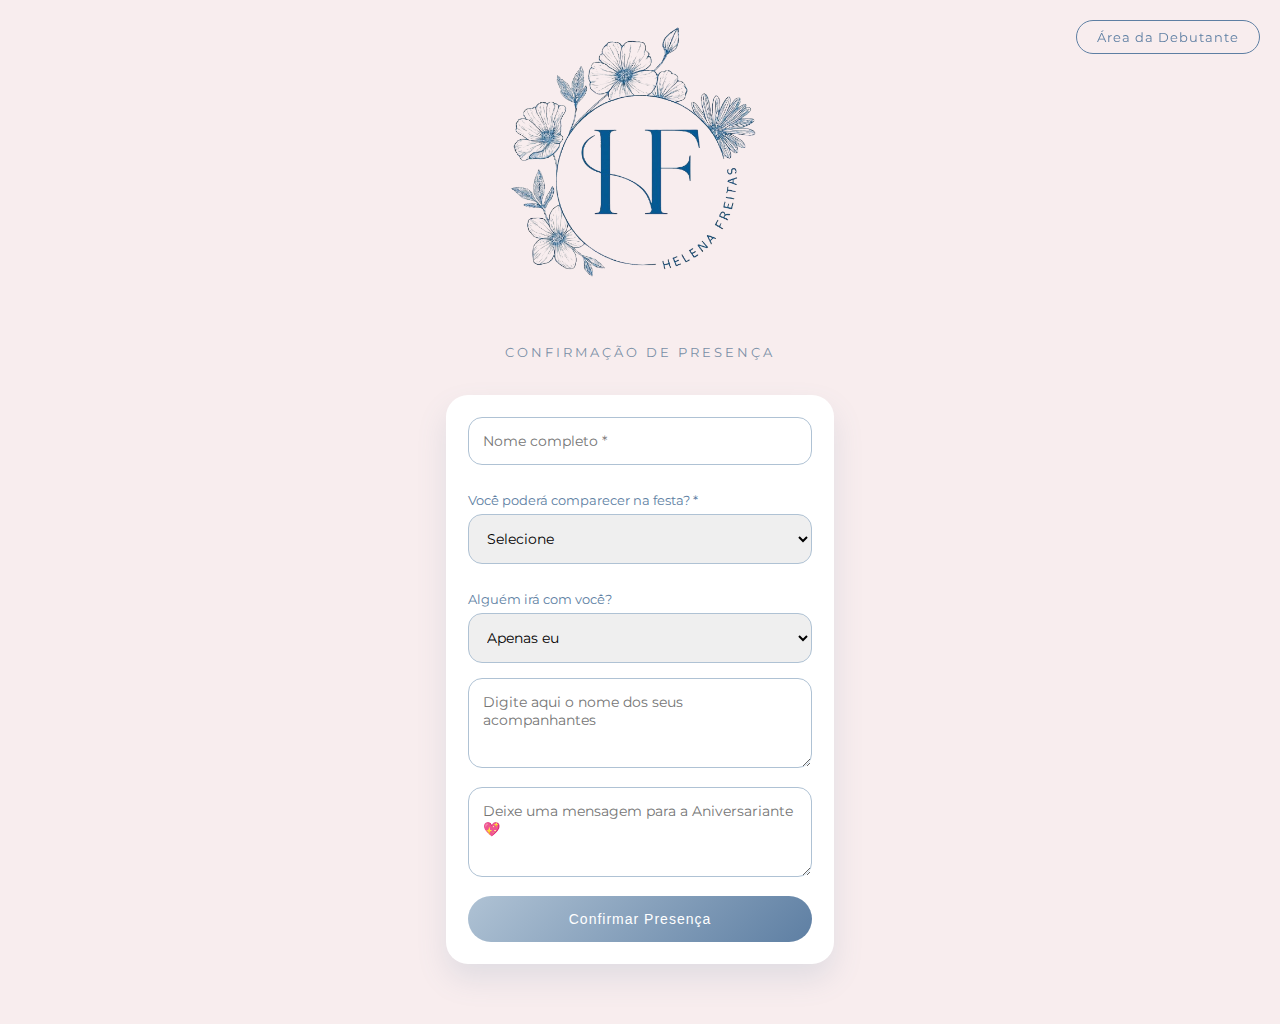
<file: index.html>
<!DOCTYPE html>
<html lang="pt-br">
<head>
  <meta charset="UTF-8">
  <meta name="viewport" content="width=device-width, initial-scale=1.0">

  <title>Confirmação de Presença | Helena</title>

  <link rel="stylesheet" href="css/style.css">
  <link href="https://fonts.googleapis.com/css2?family=Playfair+Display&family=Montserrat&display=swap" rel="stylesheet">
</head>

<body>

  <!-- LOGO -->
  <div class="logo-topo">
    <img src="Images/helena.png.png" alt="Helena Freitas">
  </div>

  <!-- BOTÃO ÁREA DA DEBUTANTE -->
  <a href="login.html" class="btn-entrar">Área da Debutante</a>

  <!-- CONTEÚDO -->
  <div class="container">
    <p class="subtitle">CONFIRMAÇÃO DE PRESENÇA</p>

    <div class="card">
      <form id="rsvpForm">

        <input
          type="text"
          id="nome"
          placeholder="Nome completo *"
          required
        >

        <label for="presenca">Você poderá comparecer na festa? *</label>
        <select id="presenca" required>
          <option value="">Selecione</option>
          <option value="Sim">Sim, com certeza estarei lá!</option>
          <option value="Não">Infelizmente, não poderei comparecer</option>
        </select>

        <label for="acompanhantesQtd">Alguém irá com você?</label>
        <select id="acompanhantesQtd">
          <option value="0">Apenas eu</option>
          <option value="1">1 acompanhante</option>
          <option value="2">2 acompanhantes</option>
          <option value="3">3 ou mais acompanhantes</option>
        </select>

        <!-- ACOMPANHANTES -->
        <textarea
          id="acompanhantesNomes"
          placeholder="Digite aqui o nome dos seus acompanhantes"></textarea>

        <!-- MENSAGEM -->
        <textarea
          id="mensagem"
          placeholder="Deixe uma mensagem para a Aniversariante 💖"></textarea>

        <button type="submit">Confirmar Presença</button>
      </form>
    </div>
  </div>

  <script type="module" src="js/form.js"></script>

</body>
</html>
</file>
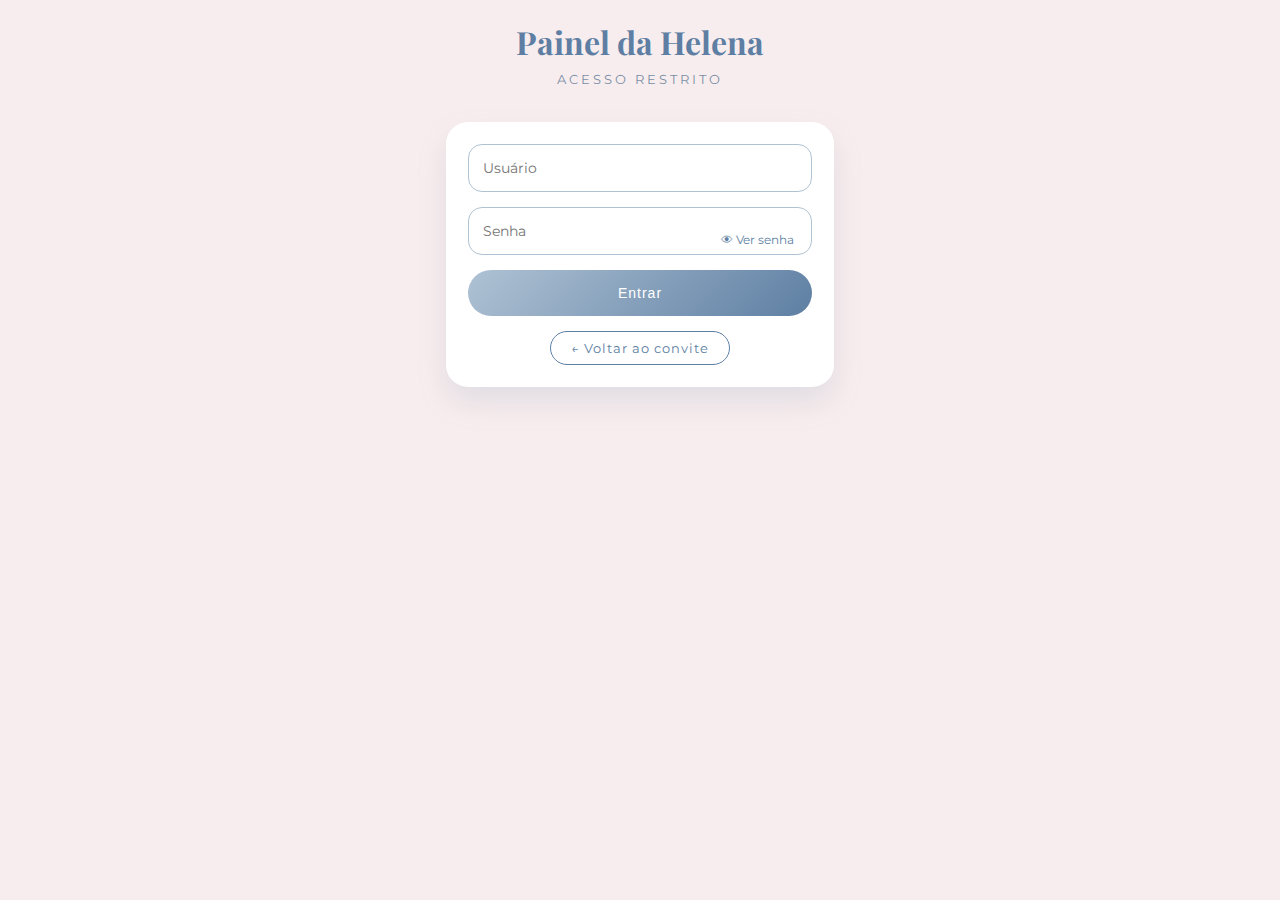
<file: login.html>
<!DOCTYPE html>
<html lang="pt-br">
<head>
  <meta charset="UTF-8">

  <!-- ESSENCIAL PARA RESPONSIVIDADE -->
  <meta name="viewport" content="width=device-width, initial-scale=1.0">

  <title>Painel da Helena</title>

  <link rel="stylesheet" href="css/style.css">
  <link href="https://fonts.googleapis.com/css2?family=Playfair+Display&family=Montserrat&display=swap" rel="stylesheet">
</head>
<body>

  <div class="container">
    <h1>Painel da Helena</h1>
    <p class="subtitle">ACESSO RESTRITO</p>

    <div class="card">
      <input
        type="text"
        id="user"
        placeholder="Usuário"
        autocomplete="username"
      >

      <!-- Campo senha com opção visualizar -->
      <div class="campo-senha">
        <input
          type="password"
          id="pass"
          placeholder="Senha"
          autocomplete="current-password"
        >
        <span class="toggle-senha" onclick="verSenha()">👁 Ver senha</span>
      </div>

      <button onclick="login()">Entrar</button>

      <!-- Botão voltar ao formulário -->
      <a href="index.html" class="btn-link" style="margin-top: 15px; display: inline-block;">
        ← Voltar ao convite
      </a>
    </div>
  </div>

  <script src="js/auth.js"></script>
</body>
</html>
</file>
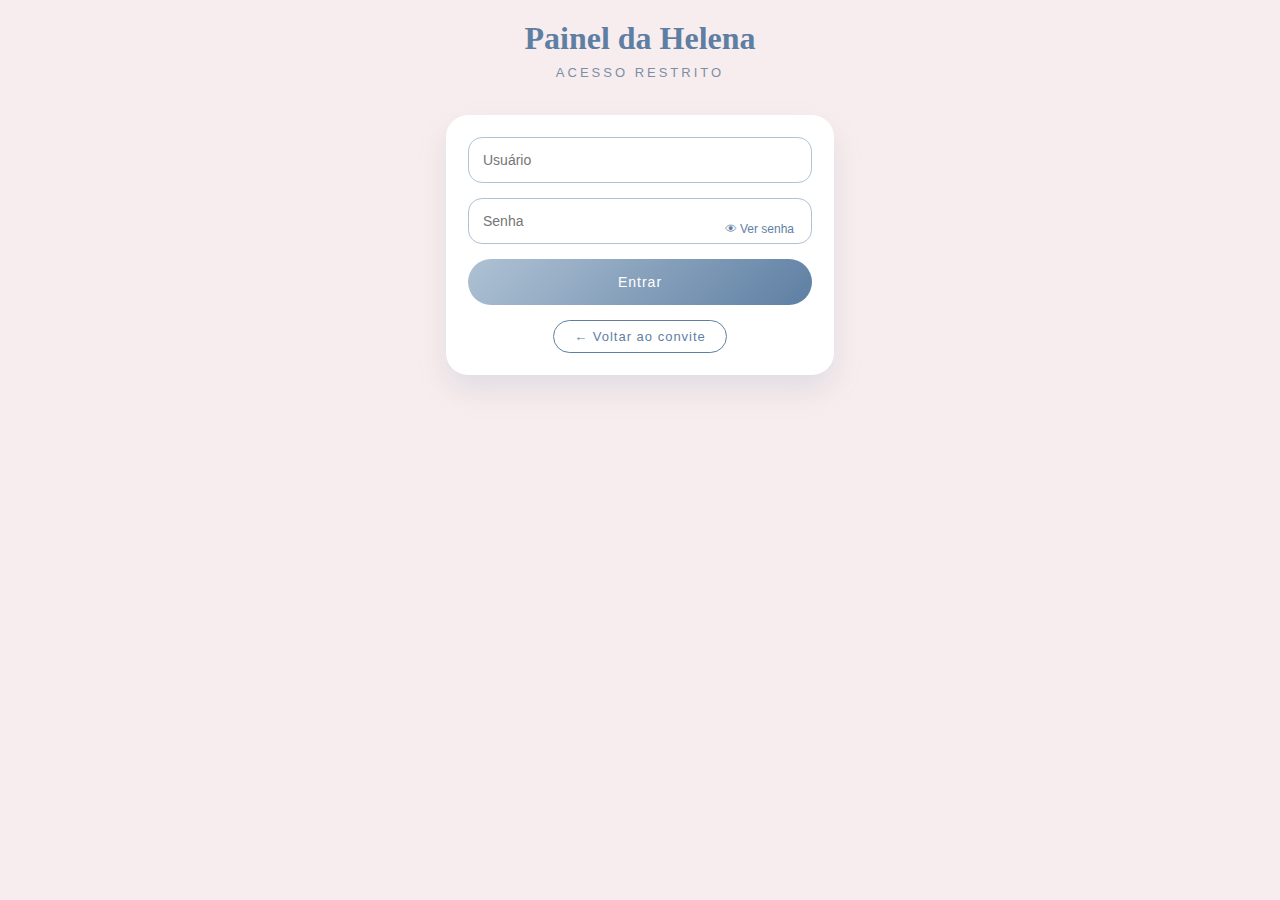
<file: painel.html>
<!DOCTYPE html>
<html lang="pt-br">
<head>
  <meta charset="UTF-8">
  <title>Painel da Helena</title>
  <link rel="stylesheet" href="css/style.css">
</head>

<body onload="protegerPagina()">

  <!-- Botão de pesquisa (lupa) -->
  <button class="btn-pesquisa" onclick="togglePesquisa()">🔍</button>

  <div class="container">
    <h1>Painel de Convidados</h1>

    <!-- Campo de pesquisa (oculto por padrão) -->
    <div id="box-pesquisa" class="card" style="display:none;">
      <input
        type="text"
        id="pesquisa"
        placeholder="Pesquisar convidado..."
        onkeyup="filtrarConvidados()"
      >
      <button onclick="alternarOrdem()">Ordenar A ↔ Z</button>
    </div>

    <!-- CONTADOR ÚNICO -->
    <div class="card">
      <p>
        <strong>Total de pessoas confirmadas:</strong>
        <span id="total-confirmados">0</span>
      </p>
    </div>

    <!-- LISTA ÚNICA -->
    <div id="lista-confirmados"></div>

    <a href="login.html" class="btn-link" onclick="logout()">Sair</a>
  </div>

  <script src="js/auth.js"></script>
  <script src="js/painel.js"></script>
</body>
</html>
</file>
<file: css/style.css>
/* =====================
   RESET E BASE
===================== */
* {
  margin: 0;
  padding: 0;
  box-sizing: border-box;
}

html, body {
  width: 100%;
  min-height: 100vh;
  overflow-x: hidden;
  font-family: 'Montserrat', sans-serif;
  background: #F8EDEE;
  color: #4A4A4A;
  text-align: center;
}

/* ❌ REMOVIDO display:flex DO BODY (causava o deslocamento no mobile) */
body {
  display: block;
}

/* =====================
   LOGO / TOPO
===================== */
.logo-topo {
  margin-top: 25px;
  margin-bottom: 15px;
  text-align: center;
}

.logo-topo img {
  max-width: 280px;
  width: 100%;
  height: auto;
}

/* =====================
   BOTÕES DE LINK
===================== */
.btn-entrar,
a.btn-link {
  display: inline-block;
  padding: 8px 20px;
  border-radius: 22px;
  font-size: 13px;
  letter-spacing: 1px;
  text-decoration: none;
  border: 1px solid #5E7FA3;
  color: #5E7FA3;
  background: transparent;
}

.btn-entrar {
  position: fixed;
  top: 20px;
  right: 20px;
  z-index: 1000;
}

.btn-entrar:hover,
a.btn-link:hover {
  background: #5E7FA3;
  color: #FFFFFF;
}

/* =====================
   CONTAINER
===================== */
.container {
  width: 100%;
  max-width: 420px;
  margin: 0 auto;
  padding: 20px 16px 40px;
}

/* =====================
   TÍTULOS
===================== */
h1 {
  font-family: 'Playfair Display', serif;
  color: #5E7FA3;
  font-size: clamp(22px, 5vw, 32px);
  margin-bottom: 8px;
}

.subtitle {
  font-size: 13px;
  letter-spacing: 3px;
  color: #7A8FA6;
  margin-bottom: 35px;
}

/* =====================
   CARD
===================== */
.card {
  width: 100%;
  background: #FFFFFF;
  border-radius: 22px;
  padding: 22px;
  box-shadow: 0 15px 30px rgba(94, 127, 163, 0.15);
  margin-bottom: 20px;
}

/* =====================
   FORMULÁRIOS
===================== */
label {
  display: block;
  text-align: left;
  font-size: 13px;
  margin: 12px 0 6px;
  color: #5E7FA3;
}

input,
select,
textarea,
button {
  width: 100%;
  max-width: 100%;
}

input,
select,
textarea {
  padding: 14px;
  margin-bottom: 15px;
  border-radius: 14px;
  border: 1px solid #AFC2D4;
  font-family: 'Montserrat', sans-serif;
  font-size: 14px;
}

textarea {
  resize: vertical;
  min-height: 90px;
}

/* =====================
   CAMPO SENHA (LOGIN)
===================== */
.campo-senha {
  position: relative;
}

.campo-senha input {
  padding-right: 90px;
}

.toggle-senha {
  position: absolute;
  right: 18px;
  top: 50%;
  transform: translateY(-50%);
  font-size: 12px;
  color: #5E7FA3;
  cursor: pointer;
}

.toggle-senha:hover {
  text-decoration: underline;
}

/* =====================
   BOTÕES
===================== */
button {
  padding: 15px;
  border-radius: 30px;
  border: none;
  background: linear-gradient(135deg, #AFC2D4, #5E7FA3);
  color: #FFFFFF;
  font-size: 14px;
  letter-spacing: 1px;
  cursor: pointer;
}

button:hover {
  opacity: 0.9;
}

/* =====================
   BOTÃO PESQUISA (PAINEL)
===================== */
.btn-pesquisa {
  position: fixed;
  top: 20px;
  right: 20px;
  border: none;
  background: #5E7FA3;
  color: #FFFFFF;
  width: 40px;
  height: 40px;
  border-radius: 50%;
  font-size: 18px;
  cursor: pointer;
  z-index: 1000;
}

/* =====================
   LISTA DE CONVIDADOS
===================== */
.convidado-item {
  background: #FFFFFF;
  border-radius: 18px;
  margin-bottom: 12px;
  box-shadow: 0 10px 22px rgba(94, 127, 163, 0.12);
  overflow: hidden;
}

.convidado-header {
  display: flex;
  align-items: center;
  padding: 14px 16px;
  cursor: pointer;
  font-weight: 500;
  color: #5E7FA3;
}

.seta {
  margin-right: 10px;
  transition: transform 0.2s ease;
}

.nome {
  flex: 1;
  text-align: left;
}

.convidado-detalhes {
  display: none;
  padding: 14px 16px;
  border-top: 1px solid #E6EEF5;
  font-size: 14px;
  text-align: left;
}

.convidado-detalhes .data {
  font-size: 12px;
  color: #888;
  margin-top: 10px;
}

/* Botão Excluir convidado */
.convidado-detalhes button {
  margin-top: 12px;
  background: #c0392b;
}

.convidado-detalhes button:hover {
  opacity: 0.85;
}

/* =====================
   PESQUISA (PAINEL)
===================== */
#box-pesquisa {
  margin-bottom: 20px;
}

/* =====================
   AJUSTES MOBILE
===================== */
@media (max-width: 768px) {
  .btn-entrar {
    top: 10px;
    right: 10px;
  }
}

@media (max-width: 360px) {
  .container {
    padding: 14px;
  }

  .card {
    padding: 18px;
  }

  .btn-entrar {
    padding: 6px 14px;
    font-size: 12px;
  }
}
</file>
